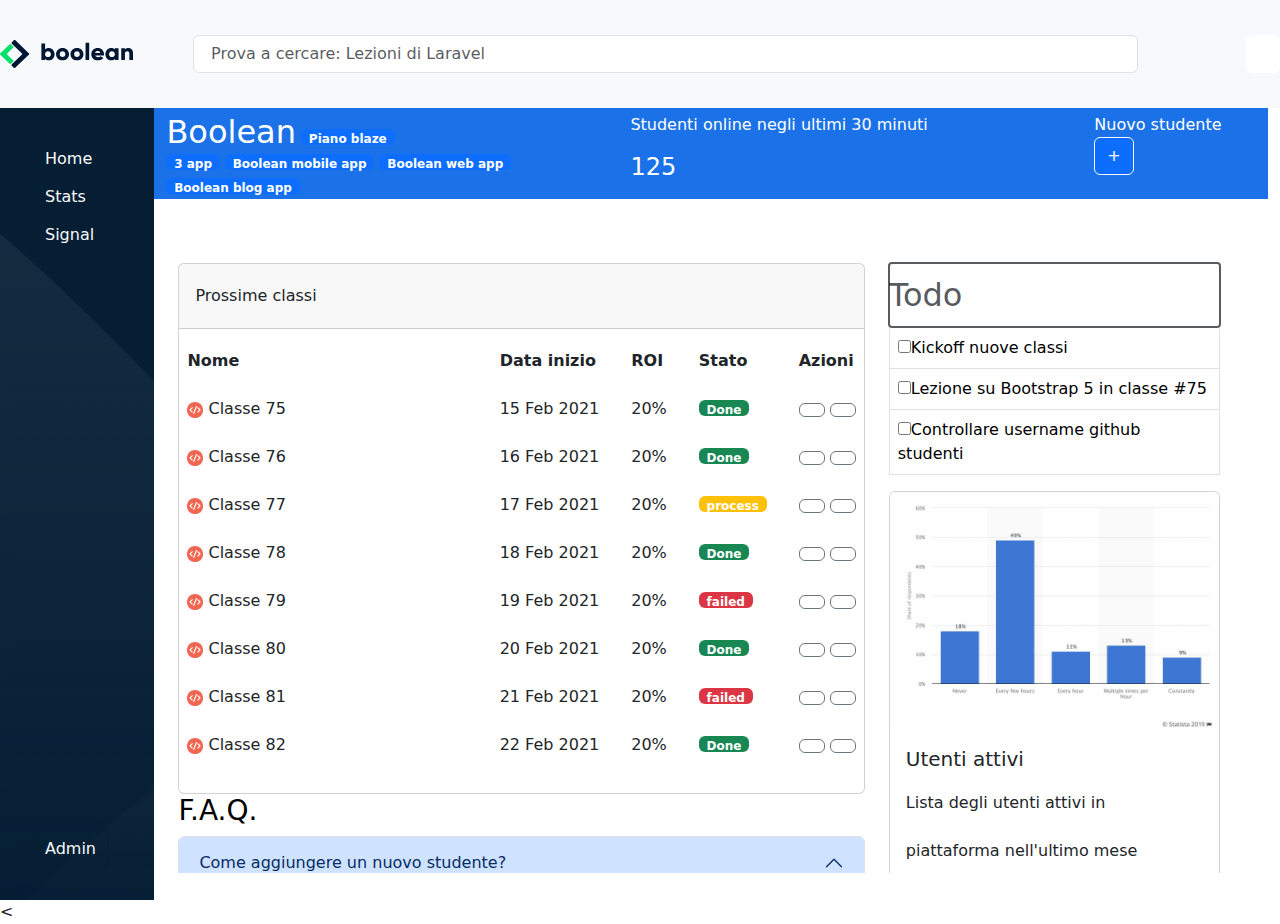
<file: index.html>
<!DOCTYPE html>
<html lang="en">

<head>
    <meta charset="UTF-8">
    <meta name="viewport" content="width=device-width, initial-scale=1.0">
    <link rel="stylesheet" href="https://cdnjs.cloudflare.com/ajax/libs/font-awesome/6.5.2/css/all.min.css"
        integrity="sha512-SnH5WK+bZxgPHs44uWIX+LLJAJ9/2PkPKZ5QiAj6Ta86w+fsb2TkcmfRyVX3pBnMFcV7oQPJkl9QevSCWr3W6A=="
        crossorigin="anonymous" referrerpolicy="no-referrer" />
    <link href="https://cdn.jsdelivr.net/npm/bootstrap@5.3.3/dist/css/bootstrap.min.css" rel="stylesheet"
        integrity="sha384-QWTKZyjpPEjISv5WaRU9OFeRpok6YctnYmDr5pNlyT2bRjXh0JMhjY6hW+ALEwIH" crossorigin="anonymous">
    <link rel="stylesheet" href="./css/style.css">
    <title>Dashboard</title>
</head>

<body>
    <header>
        <!-- Navbar -->
        <nav class="navbar fixed-top  navbar-expand-lg navbar-light bg-light">
            <img src="./img/logo.svg" alt="">
            <span class="input-group-text " id="basic-addon1">
                <i class="fa-solid fa-magnifying-glass"></i>
                <input class="form-control mr-sm-2" type="search" placeholder=" Prova a cercare: Lezioni di Laravel "
                    aria-label="Search">
            </span>
            <i class="fa-solid fa-list"></i>
            <i class="fa-solid fa-question"></i>
            <i class="fa-solid fa-ellipsis-vertical"></i>
            <div class="dropdown btn-group dropstart">
                <button class="btn btn-secondary dropdown-toggle" type="button" data-bs-toggle="dropdown"
                    aria-expanded="false">
                    <i class="fa-solid fa-bell"></i>
                </button>
                <ul class="dropdown-menu">
                    <li><a class="dropdown-item" href="#">Profilo</a></li>
                    <li><a class="dropdown-item" href="#">Fatturazione</a></li>
                    <li><a class="dropdown-item" href="#">Logout</a></li>
                </ul>
            </div>
        </nav>
        <!-- Fine Navbar -->
    </header>
    <main>
        <!-- Sidebar -->
        <div class="row">
            <div class="sidebar  ">
                <div class="column ">
                    <button type="button" class="btn btn-outline-light">
                        <i class="fa-solid fa-house"></i>
                        <span>Home</span>
                    </button><br>
                    <button type="button" class="btn btn-outline-light">
                        <i class="fa-solid fa-chart-simple"></i>
                        <span>Stats</span>
                    </button><br>
                    <button type="button" class="btn btn-outline-light">
                        <i class="fa-solid fa-signal"></i>
                        <span>Signal</span>
                    </button>
                </div>
                <div class="column ">
                    <button type="button" class="btn btn-outline-light">
                        <i class="fa-solid fa-gear"></i>
                        <span>Admin</span>
                    </button>
                </div>
            </div>
            <!-- Fine sidebar -->
            <!-- Prima sezione -->
            <div class="container first-section  ">
                <div class="row blu ">
                    <div class="col-5 ">
                        <span class="h2">Boolean</span>
                        <span class="badge bg-primary">Piano blaze</span><br>
                        <span class="badge bg-primary">3 app</span>
                        <i class="fa-solid fa-angles-right"></i>
                        <span class="badge bg-primary">Boolean mobile app</span>
                        <span class="badge bg-primary">Boolean web app</span>
                        <span class="badge bg-primary">Boolean blog app</span>
                    </div>
                    <div class="col-5">
                        <span>Studenti online negli ultimi 30 minuti</span><br>
                        <h4>125</h4>
                    </div>
                    <div class="col-2">
                        <span>Nuovo studente</span>
                        <button class="btn btn-primary border border-light " type="button" data-bs-toggle="offcanvas"
                            data-bs-target="#offcanvasRight" aria-controls="offcanvasRight">+</button>
                        <div class="offcanvas offcanvas-end" tabindex="-1" id="offcanvasRight" {
                            aria-labelledby="offcanvasRightLabel">
                            <div class="offcanvas-header">
                                <h6 class="offcanvas-title" id="}offcanvasRightLabel">Inserisci un nuovo studente</h6>
                                <button type="button" class="btn-close" data-bs-dismiss="offcanvas"
                                    aria-label="Close"></button>
                            </div>
                            <div class="offcanvas-body">
                                <div class="input-group mb-3">
                                    <input type="text" class="form-control" placeholder="Nome" aria-label="Nome"
                                        aria-describedby="basic-addon1">
                                    <input type="text" class="form-control" placeholder="Cognome" aria-label="Cognome"
                                        aria-describedby="basic-addon1">
                                </div>
                                <div class="input-group mb-3">
                                    <span class="input-group-text" id="basic-addon">@</span>
                                    <input type="text" class="form-control" placeholder="Email" aria-label="Email"
                                        aria-describedby="basic-addon1">
                                    <input type="text" class="form-control" placeholder="Password" aria-label="Password"
                                        aria-describedby="basic-addon1">
                                </div>
                                <div class="input-group mb-3">
                                    <input type="text" class="form-control" placeholder="Indirizzo"
                                        aria-label="Indirizzo" aria-describedby="basic-addon1">
                                </div>
                                <div class="input-group mb-3">
                                    <input type="text" class="form-control" placeholder="Città" aria-label="Città"
                                        aria-describedby="basic-addon1">
                                    <select class="form-select" id="inputGroupSelect01">
                                        <option selected>Scegli...</option>
                                        <option value="1">Italia</option>
                                        <option value="2">Francia</option>
                                        <option value="3">Germania</option>
                                    </select>
                                    <input type="text" class="form-control" placeholder="CAP" aria-label="CAP"
                                        aria-describedby="basic-addon1">
                                </div>
                                <span>Foto</span>
                                <div class="input-group mb-3">
                                    <input type="file" class="form-control" id="inputGroupFile01">
                                </div>
                                <div class="form-check">
                                    <input class="form-check-input" type="checkbox" value="" id="flexCheckDefault">
                                    <label class="form-check-label" for="flexCheckDefault">
                                        Selezina per proseguire
                                    </label>
                                </div>
                                <button type="button" class="btn btn-primary">Salva</button>
                                <button type="button" class="btn btn-warning">Warning</button>
                            </div>
                        </div>
                    </div>
                </div>
                <div class="container second-section">
                    <div class="row col-12">
                        <div class="col-lg-8 col-md-12 col-sm-12">
                            <div class="card">
                                <div class="card-header">
                                    Prossime classi
                                </div>
                                <div class="col d-flex p-2 ">
                                    <div>
                                        <ul class="list-group list-group-flush">
                                            <li><b>Nome</b></li>

                                            <li><img class="avatar" src="./img/class-avatar.jpg" alt="">
                                                Classe 75</li>
                                            <li><img class="avatar" src="./img/class-avatar.jpg" alt="">
                                                Classe 76</li>
                                            <li><img class="avatar" src="./img/class-avatar.jpg" alt="">
                                                Classe 77</li>
                                            <li><img class="avatar" src="./img/class-avatar.jpg" alt="">
                                                Classe 78</li>
                                            <li><img class="avatar" src="./img/class-avatar.jpg" alt="">
                                                Classe 79</li>
                                            <li><img class="avatar" src="./img/class-avatar.jpg" alt="">
                                                Classe 80</li>
                                            <li><img class="avatar" src="./img/class-avatar.jpg" alt="">
                                                Classe 81</li>
                                            <li><img class="avatar" src="./img/class-avatar.jpg" alt="">
                                                Classe 82</li>
                                        </ul>
                                    </div>
                                    <div class="col d-flex justify-content-end">
                                        <ul class="list-group list-group-flush ">
                                            <li class="data-inizio"><b>Data inizio</b></li>
                                            <li class="data-inizio">15 Feb 2021</li>
                                            <li class="data-inizio">16 Feb 2021</li>
                                            <li class="data-inizio">17 Feb 2021</li>
                                            <li class="data-inizio">18 Feb 2021</li>
                                            <li class="data-inizio">19 Feb 2021</li>
                                            <li class="data-inizio">20 Feb 2021</li>
                                            <li class="data-inizio">21 Feb 2021</li>
                                            <li class="data-inizio">22 Feb 2021</li>
                                        </ul>
                                        <ul>
                                            <li><b>ROI</b></li>
                                            <li>20%</li>
                                            <li>20%</li>
                                            <li>20%</li>
                                            <li>20%</li>
                                            <li>20%</li>
                                            <li>20%</li>
                                            <li>20%</li>
                                            <li>20%</li>
                                        </ul>
                                        <ul>
                                            <li><b>Stato</b></li>
                                            <li><span class="badge bg-success">Done</span></li>
                                            <li><span class="badge bg-success">Done</span></li>
                                            <li><span class="badge bg-warning">process</span></li>
                                            <li><span class="badge bg-success">Done</span></li>
                                            <li><span class="badge bg-danger">failed</span></li>
                                            <li><span class="badge bg-success">Done</span></li>
                                            <li><span class="badge bg-danger">failed</span></li>
                                            <li><span class="badge bg-success">Done</span></li>
                                        </ul>
                                        <ul>
                                            <li><b>Azioni</b></li>
                                            <li><button type="button" class="btn btn-outline-secondary"><i
                                                        class="fa-solid fa-pen"></i></button>
                                                <button type="button" class="btn btn-outline-secondary"><i
                                                        class="fa-solid fa-trash"></i></button>
                                            </li>
                                            <li><button type="button" class="btn btn-outline-secondary"><i
                                                        class="fa-solid fa-pen"></i></button>
                                                <button type="button" class="btn btn-outline-secondary"><i
                                                        class="fa-solid fa-trash"></i></button>
                                            </li>
                                            <li><button type="button" class="btn btn-outline-secondary"><i
                                                        class="fa-solid fa-pen"></i></button>
                                                <button type="button" class="btn btn-outline-secondary"><i
                                                        class="fa-solid fa-trash"></i></button>
                                            </li>
                                            <li><button type="button" class="btn btn-outline-secondary"><i
                                                        class="fa-solid fa-pen"></i></button>
                                                <button type="button" class="btn btn-outline-secondary"><i
                                                        class="fa-solid fa-trash"></i></button>
                                            </li>
                                            <li><button type="button" class="btn btn-outline-secondary"><i
                                                        class="fa-solid fa-pen"></i></button>
                                                <button type="button" class="btn btn-outline-secondary"><i
                                                        class="fa-solid fa-trash"></i></button>
                                            </li>
                                            <li><button type="button" class="btn btn-outline-secondary"><i
                                                        class="fa-solid fa-pen"></i></button>
                                                <button type="button" class="btn btn-outline-secondary"><i
                                                        class="fa-solid fa-trash"></i></button>
                                            </li>
                                            <li><button type="button" class="btn btn-outline-secondary"><i
                                                        class="fa-solid fa-pen"></i></button>
                                                <button type="button" class="btn btn-outline-secondary"><i
                                                        class="fa-solid fa-trash"></i></button>
                                            </li>
                                            <li><button type="button" class="btn btn-outline-secondary"><i
                                                        class="fa-solid fa-pen"></i></button>
                                                <button type="button" class="btn btn-outline-secondary"><i
                                                        class="fa-solid fa-trash"></i></button>
                                            </li>
                                        </ul>
                                    </div>
                                </div>
                            </div>
                            <h3>F.A.Q.</h3>
                            <div class="accordion" id="accordionExample">
                                <div class="accordion-item">
                                    <h2 class="accordion-header">
                                        <button class="accordion-button" type="button" data-bs-toggle="collapse"
                                            data-bs-target="#collapseOne" aria-expanded="true"
                                            aria-controls="collapseOne">
                                            Come aggiungere un nuovo studente?
                                        </button>
                                    </h2>
                                    <div id="collapseOne" class="accordion-collapse collapse show"
                                        data-bs-parent="#accordionExample">
                                        <div class="accordion-body">
                                            Clicca sul + in alto nella sezione blu
                                        </div>
                                    </div>
                                </div>
                                <div class="accordion-item">
                                    <h2 class="accordion-header">
                                        <button class="accordion-button collapsed" type="button"
                                            data-bs-toggle="collapse" data-bs-target="#collapseTwo"
                                            aria-expanded="false" aria-controls="collapseTwo">
                                            Come posso accedere alle informazioni del mio account?
                                        </button>
                                    </h2>
                                    <div id="collapseTwo" class="accordion-collapse collapse"
                                        data-bs-parent="#accordionExample">
                                        <div class="accordion-body">
                                            Clicca sull'icona della campanella.
                                        </div>
                                    </div>
                                </div>
                                <div class="accordion-item">
                                    <h2 class="accordion-header">
                                        <button class="accordion-button collapsed" type="button"
                                            data-bs-toggle="collapse" data-bs-target="#collapseThree"
                                            aria-expanded="false" aria-controls="collapseThree">
                                            Posso usare questa dashboard da mobile?
                                        </button>
                                    </h2>
                                    <div id="collapseThree" class="accordion-collapse collapse"
                                        data-bs-parent="#accordionExample">
                                        <div class="accordion-body">
                                            Clicca dove vuoi.
                                        </div>
                                    </div>
                                </div>
                            </div>
                        </div>
                        <div class="col-lg-4 col-md-12 col-sm-12">
                            <table class="table caption-top table-bordered">
                                <thead>
                                    <caption class="title">Todo</caption>
                                </thead>
                                <tbody>
                                    <tr>
                                        <td> <input type="checkbox" name="todo-checkbox" id="">Kickoff nuove classi
                                        </td>
                                    </tr>
                                    <tr>
                                        <td> <input type="checkbox" name="todo-checkbox" id="">Lezione su Bootstrap
                                            5 in
                                            classe #75
                                        </td>
                                    </tr>
                                    <td> <input type="checkbox" name="todo-checkbox" id="">Controllare username
                                        github studenti
                                    </td>
                                    <tr>
                                    </tr>
                                </tbody>
                            </table>
                            <div class="card">
                                <img src="./img/stats.jpeg" class="card-img" alt="...">
                                <div class="card-body">
                                    <h5 class="card-title">Utenti attivi</h5>
                                    <p class=>Lista degli utenti attivi in piattaforma nell'ultimo mese</p>
                                    <hr>
                                    <p>Gennaio:1200</p>
                                    <hr>
                                    <p>Febbraio: 800</p>
                                    <hr>
                                    <p>Marzo: 1500</p>
                                    <hr>
                                    <a href="link">Visualizza report approfondito</a>
                                </div>
                            </div>
                        </div>

                    </div>
                </div>

    </main>
    <script src="https://cdn.jsdelivr.net/npm/bootstrap@5.3.3/dist/js/bootstrap.bundle.min.js"
        integrity="sha384-YvpcrYf0tY3lHB60NNkmXc5s9fDVZLESaAA55NDzOxhy9GkcIdslK1eN7N6jIeHz"
        crossorigin="anonymous"></script>
</body>

</html>











<
</file>
<file: css/style.css>
/* Navbar */
:root {
    --nav-height: 12vh;
}

nav {
    height: 12vh;
}

#basic-addon1 {
    width: 80%;
    margin-left: 1rem;
}

.fa-magnifying-glass {
    margin-right: 1rem;
}

.btn-secondary {
    outline: none;
    background-color: white;
}

.fa-bell {
    color: goldenrod;
}

.fa-list {
    margin-left: 1rem;
}

.fa-question {
    margin: 0 1rem;
    background-color: gray;
    color: white;
}

.fa-ellipsis-vertical {
    margin: 0 1rem;
}

.dropdown-toggle {
    border-color: white;
}

/* Fine Navbar */

/* Sidebar */
.sidebar {
    height: 88vh;
    width: 13vw;
    margin-top: 12vh;
    background-image: url("../img/sidebar-bg.png");
    background-color: rgb(5, 30, 52);
    color: white;
    display: flex;
    flex-direction: column;
    justify-content: space-between;
}

#basic-addon1 {
    border: none;
}

.column {
    padding: 2rem 2rem;
    line-height: 2rem;
}

/* Fine sidebar */

/* Prima sezione */
.first-section {
    width: 87vw;
    margin-top: 9vh;
    height: 88vh;
    margin-left: 0;
    padding-top: 1rem;
    overflow-y: auto;
}

.blu {
    background-color: rgb(27, 114, 232);
    color: white;
    padding-top: 1rem;
}

.badge {
    height: 1rem;
}

br {
    margin-left: 100%;
}

.btn-primary {
    outline: white;
}

h4 {
    margin-top: 1rem;
}

li {
    list-style: none;
}

.form-select {
    padding: 6px 12px;
}

.second-section {
    margin-top: 4rem;
    background-color: white;
}

.card {
    line-height: 3rem;
}

.title {
    font-size: 2rem;
    outline-style: auto;
}

.avatar {
    width: 1rem;
}

.badge {
    margin: 0;
}

h3 {
    color: black;
}

.h2 {
    color: white;
    font-size: 2rem;
}

/* Offcanvas */

.form-control {
    margin: 1rem;
}

#offcanvasRight {
    width: 100%;
}

#basic-addon {
    height: 2.35rem;
    margin-top: 1rem;
}

.btn-outline-light {
    border-color: rgb(5, 30, 52);
}

/* media */
@media screen and (min-width 768rem) {
    #offcanvasRight {
        width: 50%;
    }

    .fa-list {
        display: none;
    }

    .fa-question {
        display: none;
    }

    .fa-ellipsis-vertical {
        display: none;
    }

    .dropstart {
        position: relative;
    }

    .data-inizio {
        display: none;
    }
}
</file>
